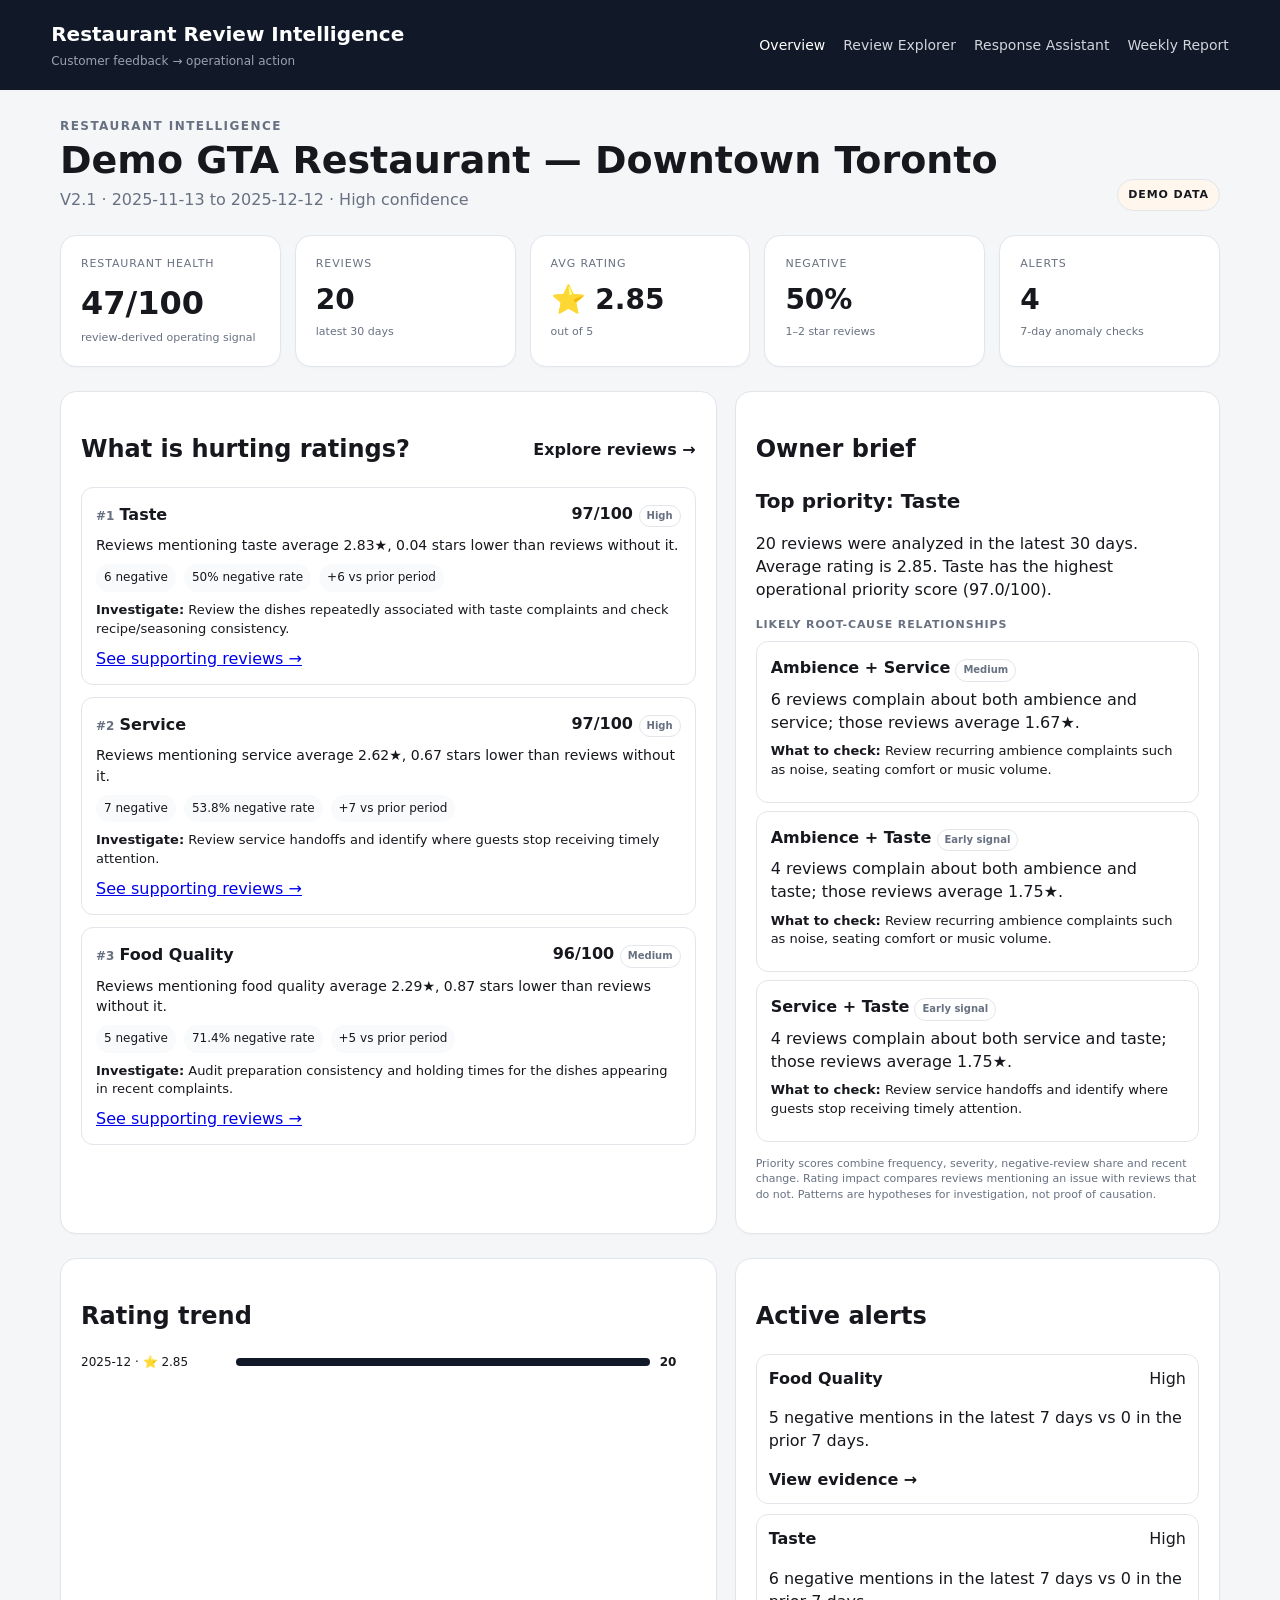
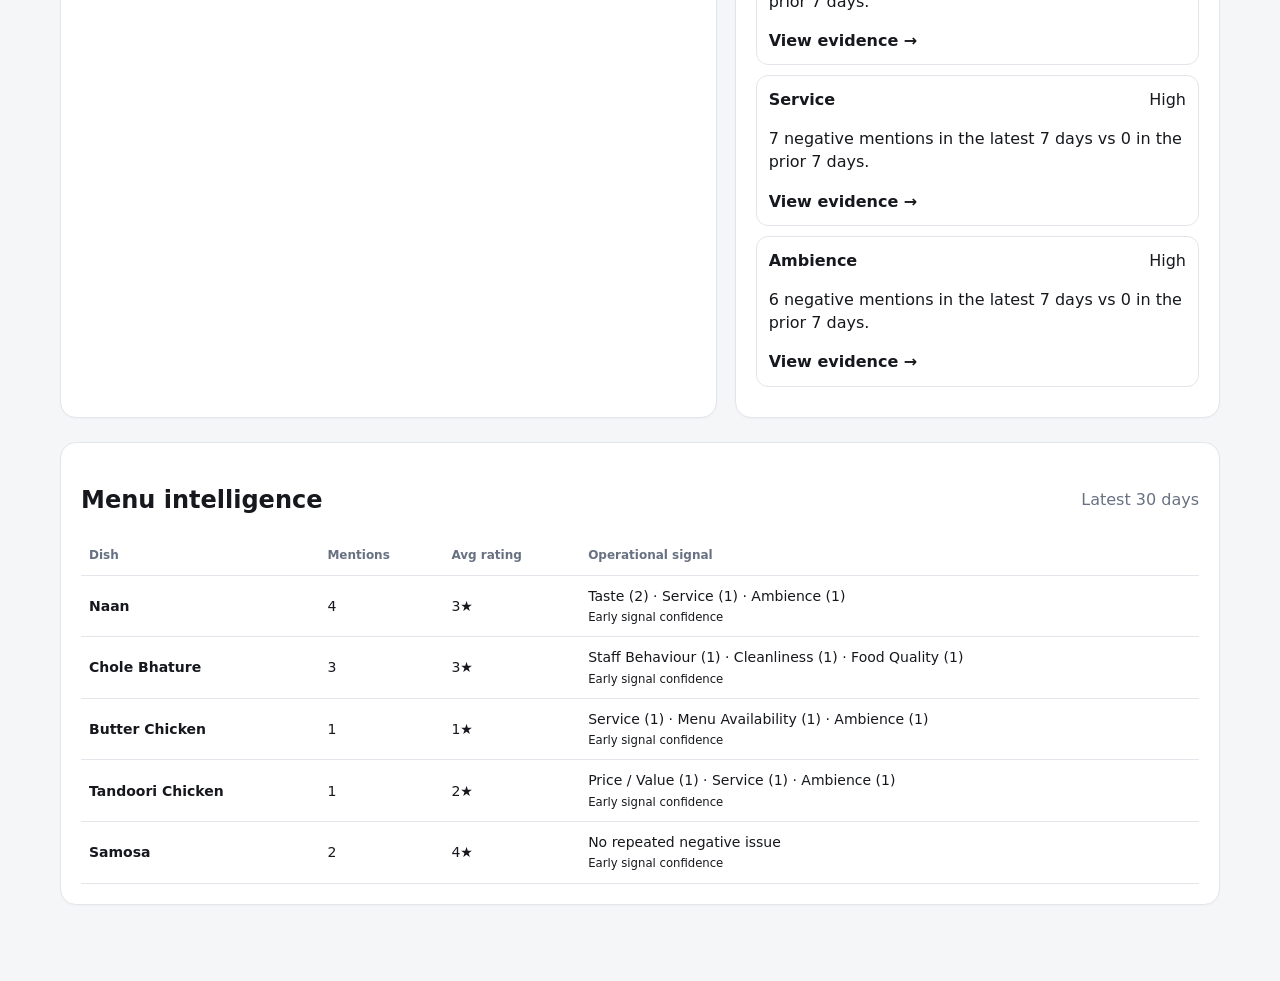
<file: index.html>
<!doctype html>
<html lang="en">
<head>
  <meta charset="utf-8">
  <meta name="viewport" content="width=device-width,initial-scale=1">
  <title>Restaurant Review Intelligence</title>
  <link rel="stylesheet" href="assets/css/app.css?v=1.6">
</head>
<body>
<header>
  <div>
    <h1>Restaurant Review Intelligence</h1>
    <div class="header-sub">Customer feedback → operational action</div>
  </div>
  <nav>
    <a class="active" href="index.html">Overview</a>
    <a href="reviews.html">Review Explorer</a>
    <a href="responses.html">Response Assistant</a>
    <a href="weekly_report.html">Weekly Report</a>
  </nav>
</header>

<main>
  <div class="hero">
    <div>
      <div class="eyebrow">Restaurant intelligence</div>
      <h1 id="biz">Restaurant</h1>
      <div class="sub" id="window"></div>
    </div>
    <div id="modeBadge" class="mode-badge"></div>
  </div>

  <div class="grid section" id="metrics"></div>

  <div class="two section">
    <div class="card">
      <div class="section-title-row">
        <h2>What is hurting ratings?</h2>
        <a href="reviews.html">Explore reviews →</a>
      </div>
      <div id="issues"></div>
    </div>

    <div class="card">
      <h2>Owner brief</h2>
      <div id="brief"></div>
    </div>
  </div>

  <div class="two section">
    <div class="card">
      <h2>Rating trend</h2>
      <div id="trend"></div>
    </div>
    <div class="card">
      <h2>Active alerts</h2>
      <div id="alerts"></div>
    </div>
  </div>

  <div class="section card">
    <div class="section-title-row">
      <h2>Menu intelligence</h2>
      <span class="sub">Latest 30 days</span>
    </div>
    <div id="menu"></div>
  </div>
</main>

<script src="assets/js/app.js?v=1.6"></script>
</body>
</html>
</file>
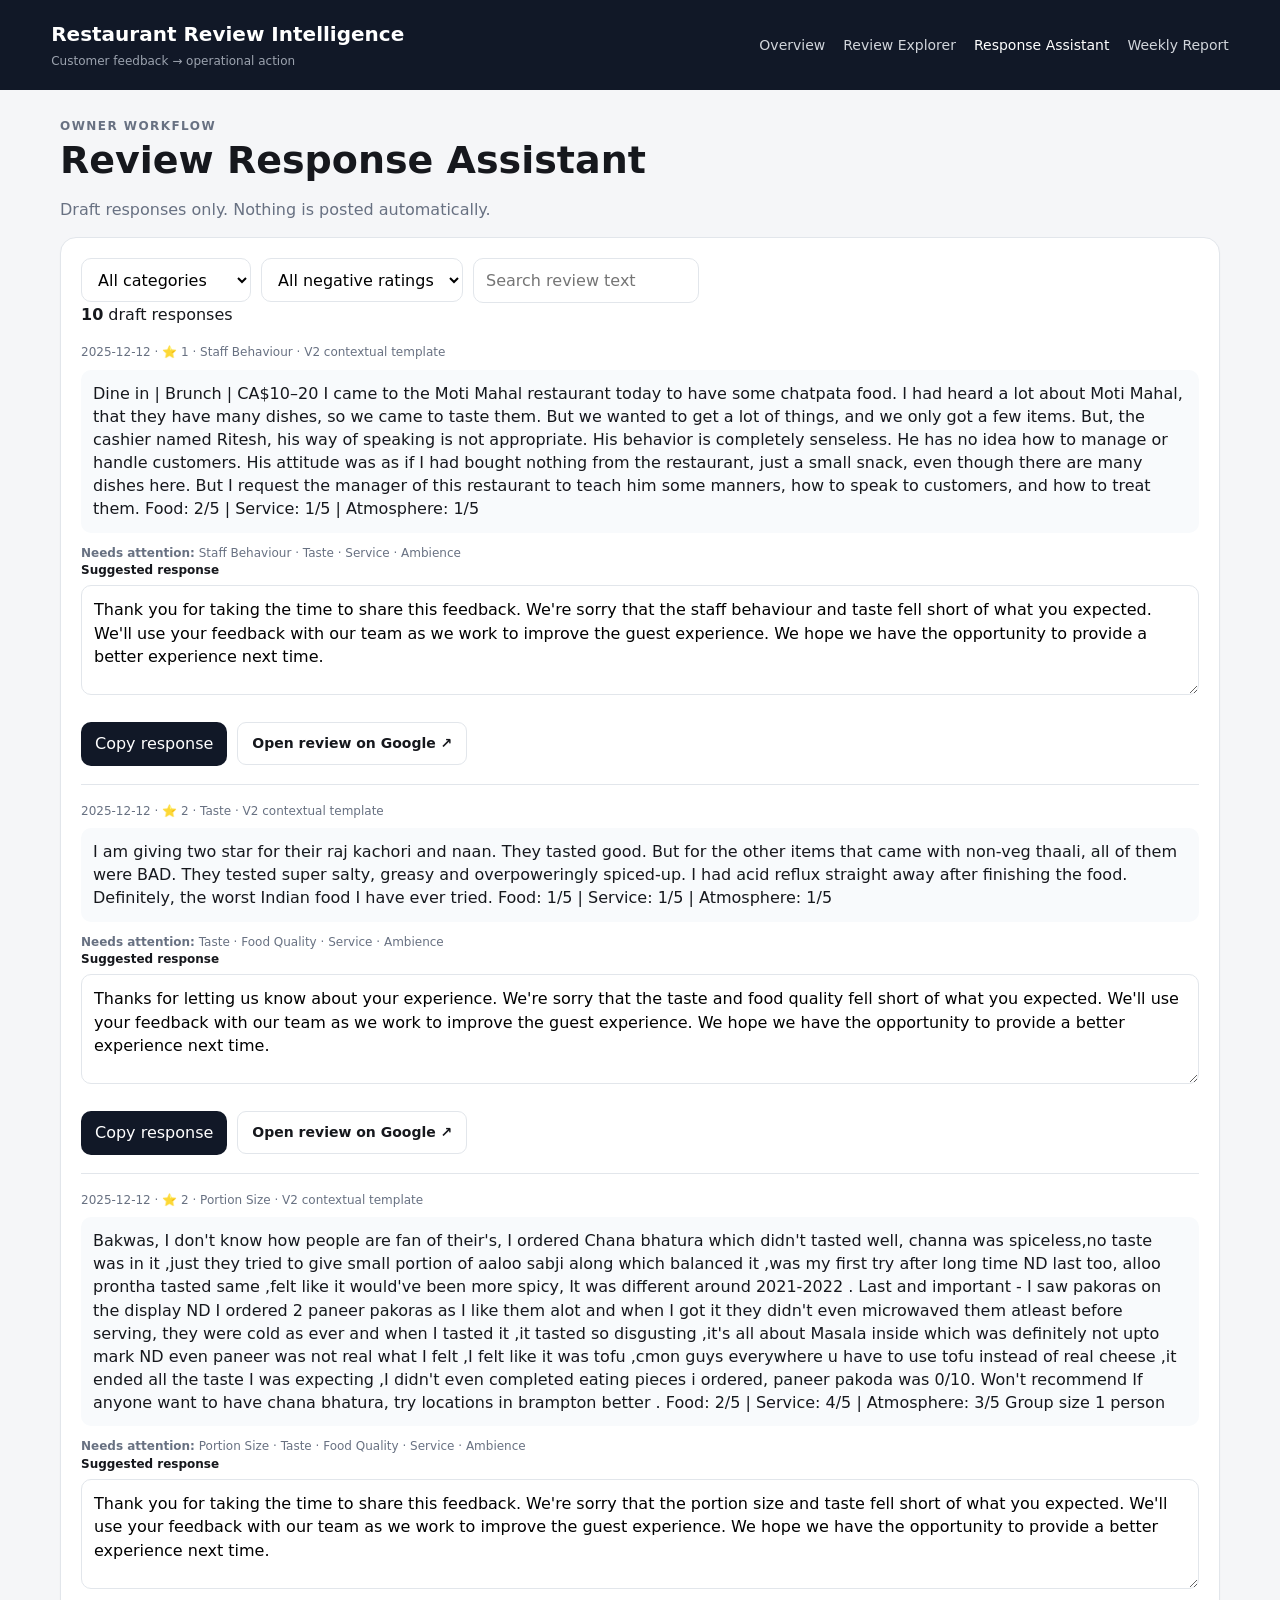
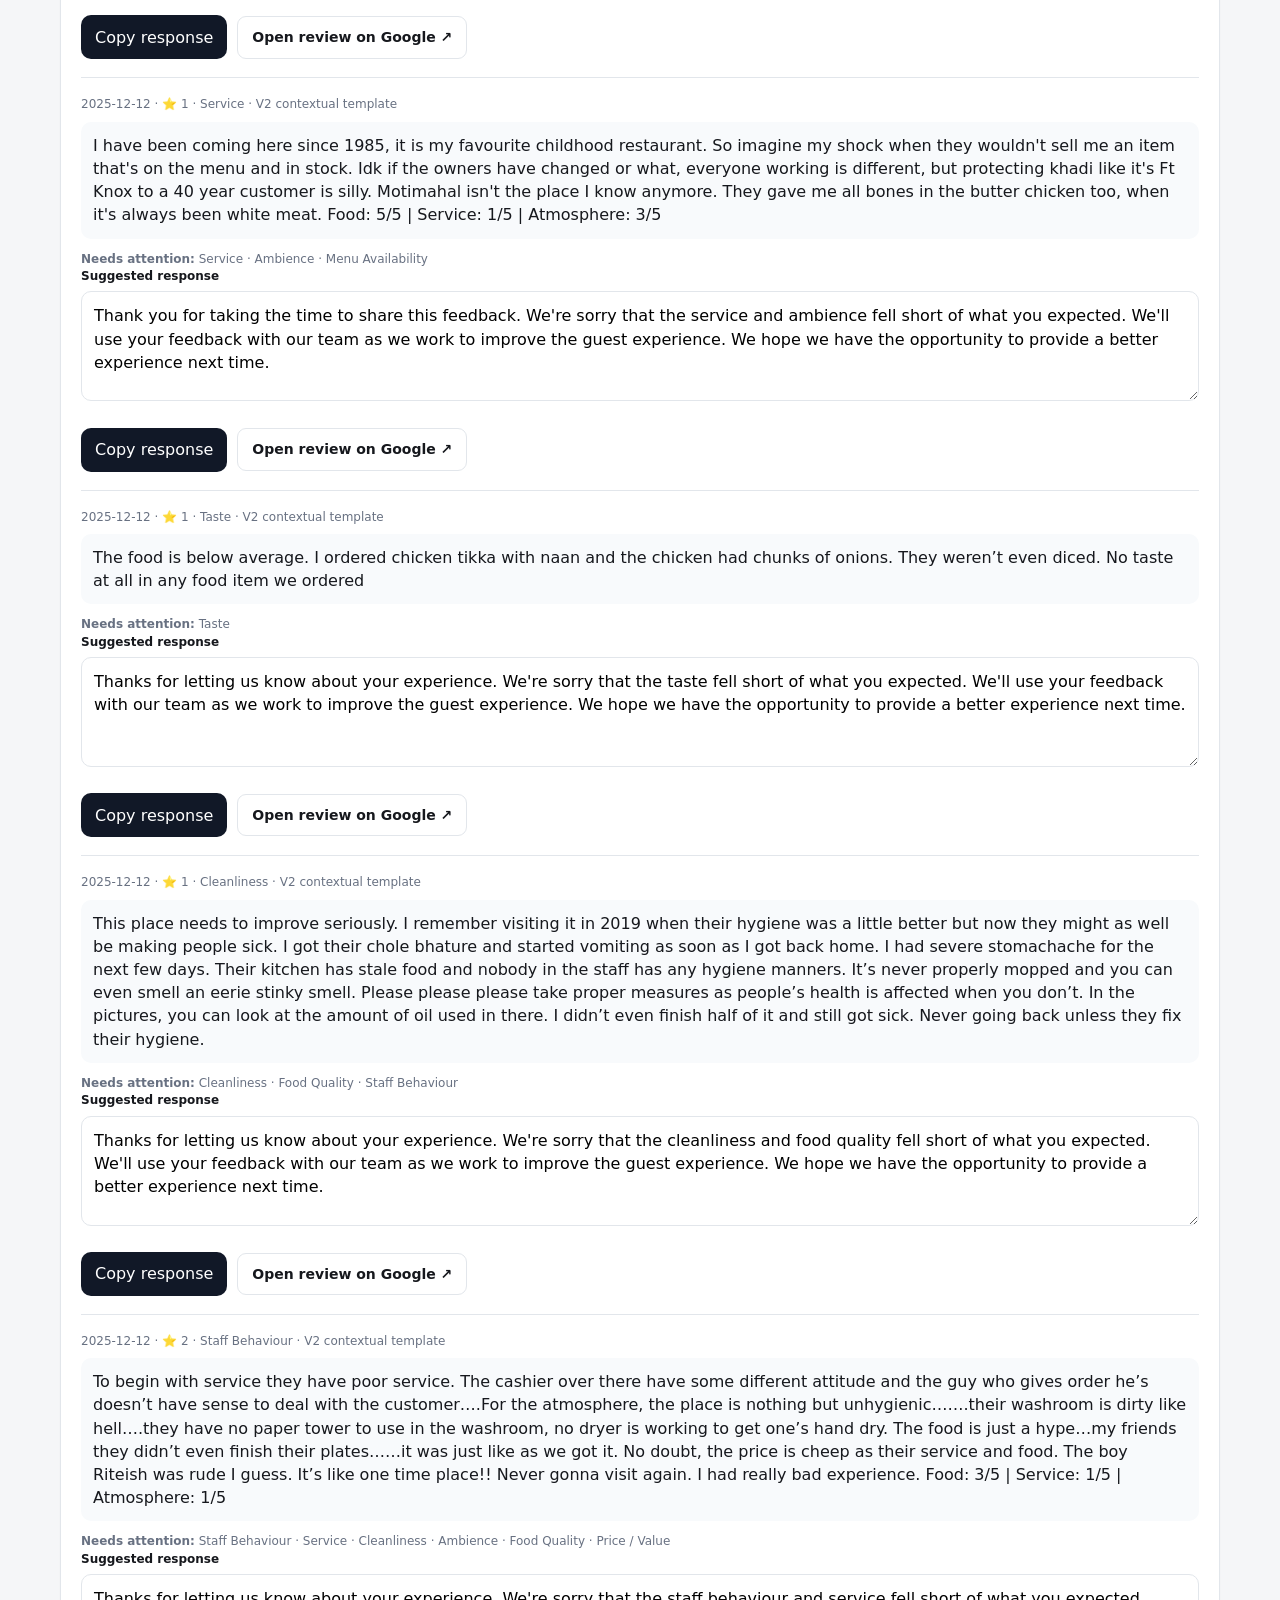
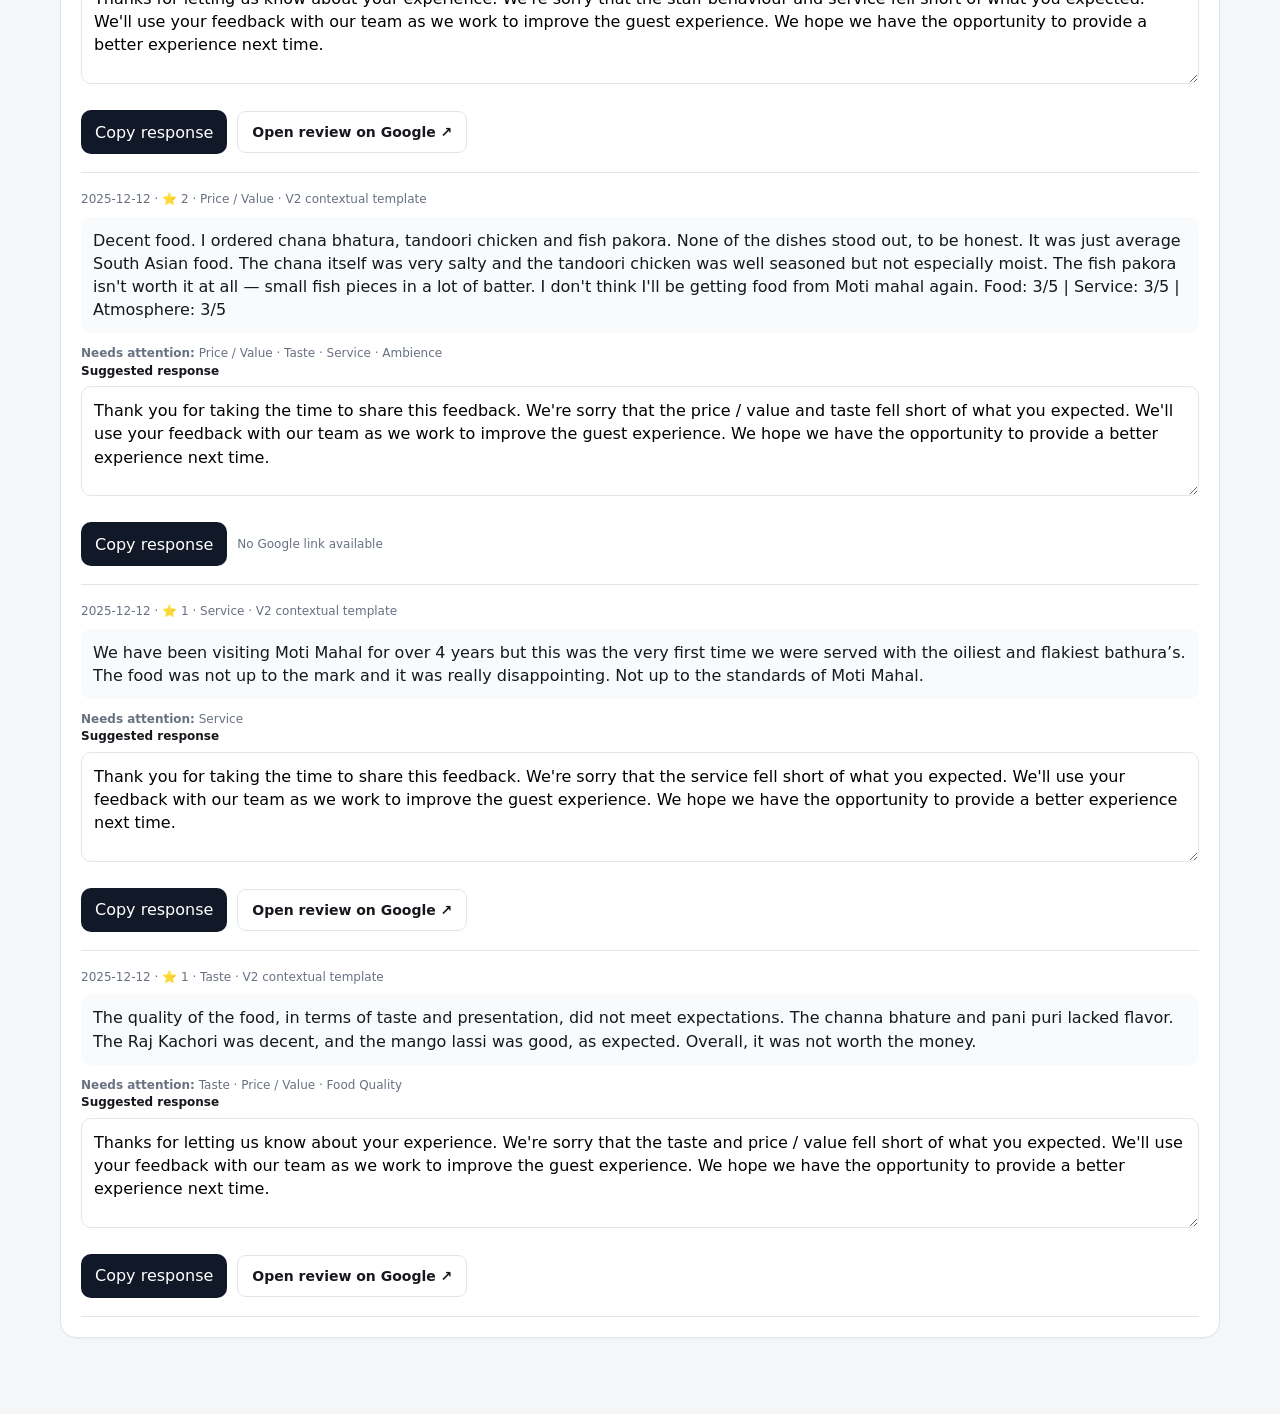
<file: responses.html>
<!doctype html><html><head><meta charset="utf-8"><meta name="viewport" content="width=device-width,initial-scale=1"><title>Response Assistant</title><link rel="stylesheet" href="assets/css/app.css?v=1.5-review-link"></head><body><header><div><h1>Restaurant Review Intelligence</h1><div class="header-sub">Customer feedback → operational action</div></div><nav><a href="index.html">Overview</a><a href="reviews.html">Review Explorer</a><a class="active" href="responses.html">Response Assistant</a><a href="weekly_report.md">Weekly Report</a></nav></header><main><div class="hero"><div><div class="eyebrow">Owner workflow</div><h1>Review Response Assistant</h1><p class="sub">Draft responses only. Nothing is posted automatically.</p></div></div><div class="card"><div class="filters"><select id="category"><option value="">All categories</option></select><select id="rating"><option value="">All negative ratings</option><option value="1">1 star</option><option value="2">2 stars</option></select><input id="q" placeholder="Search review text"></div><div id="count"></div><div id="responses"></div></div></main><script src="assets/js/responses.js?v=1.5-review-link"></script></body></html>
</file>
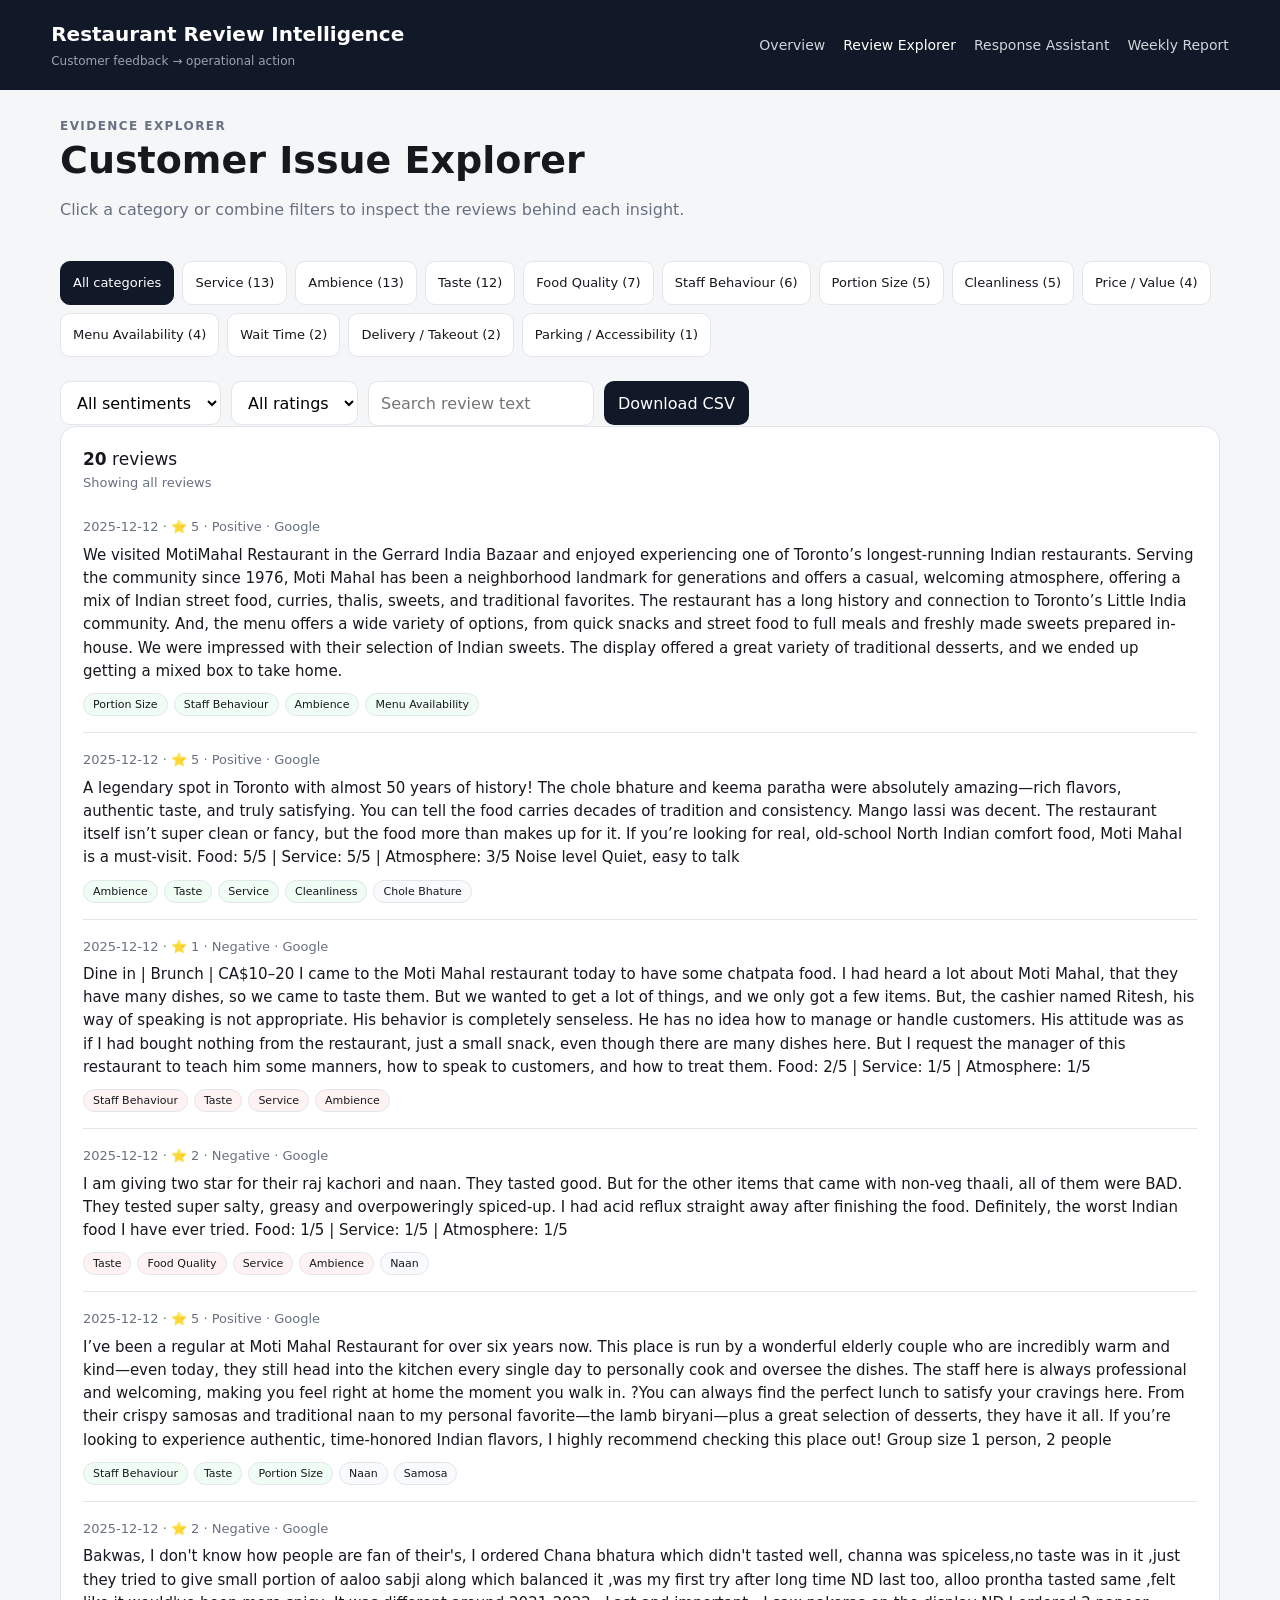
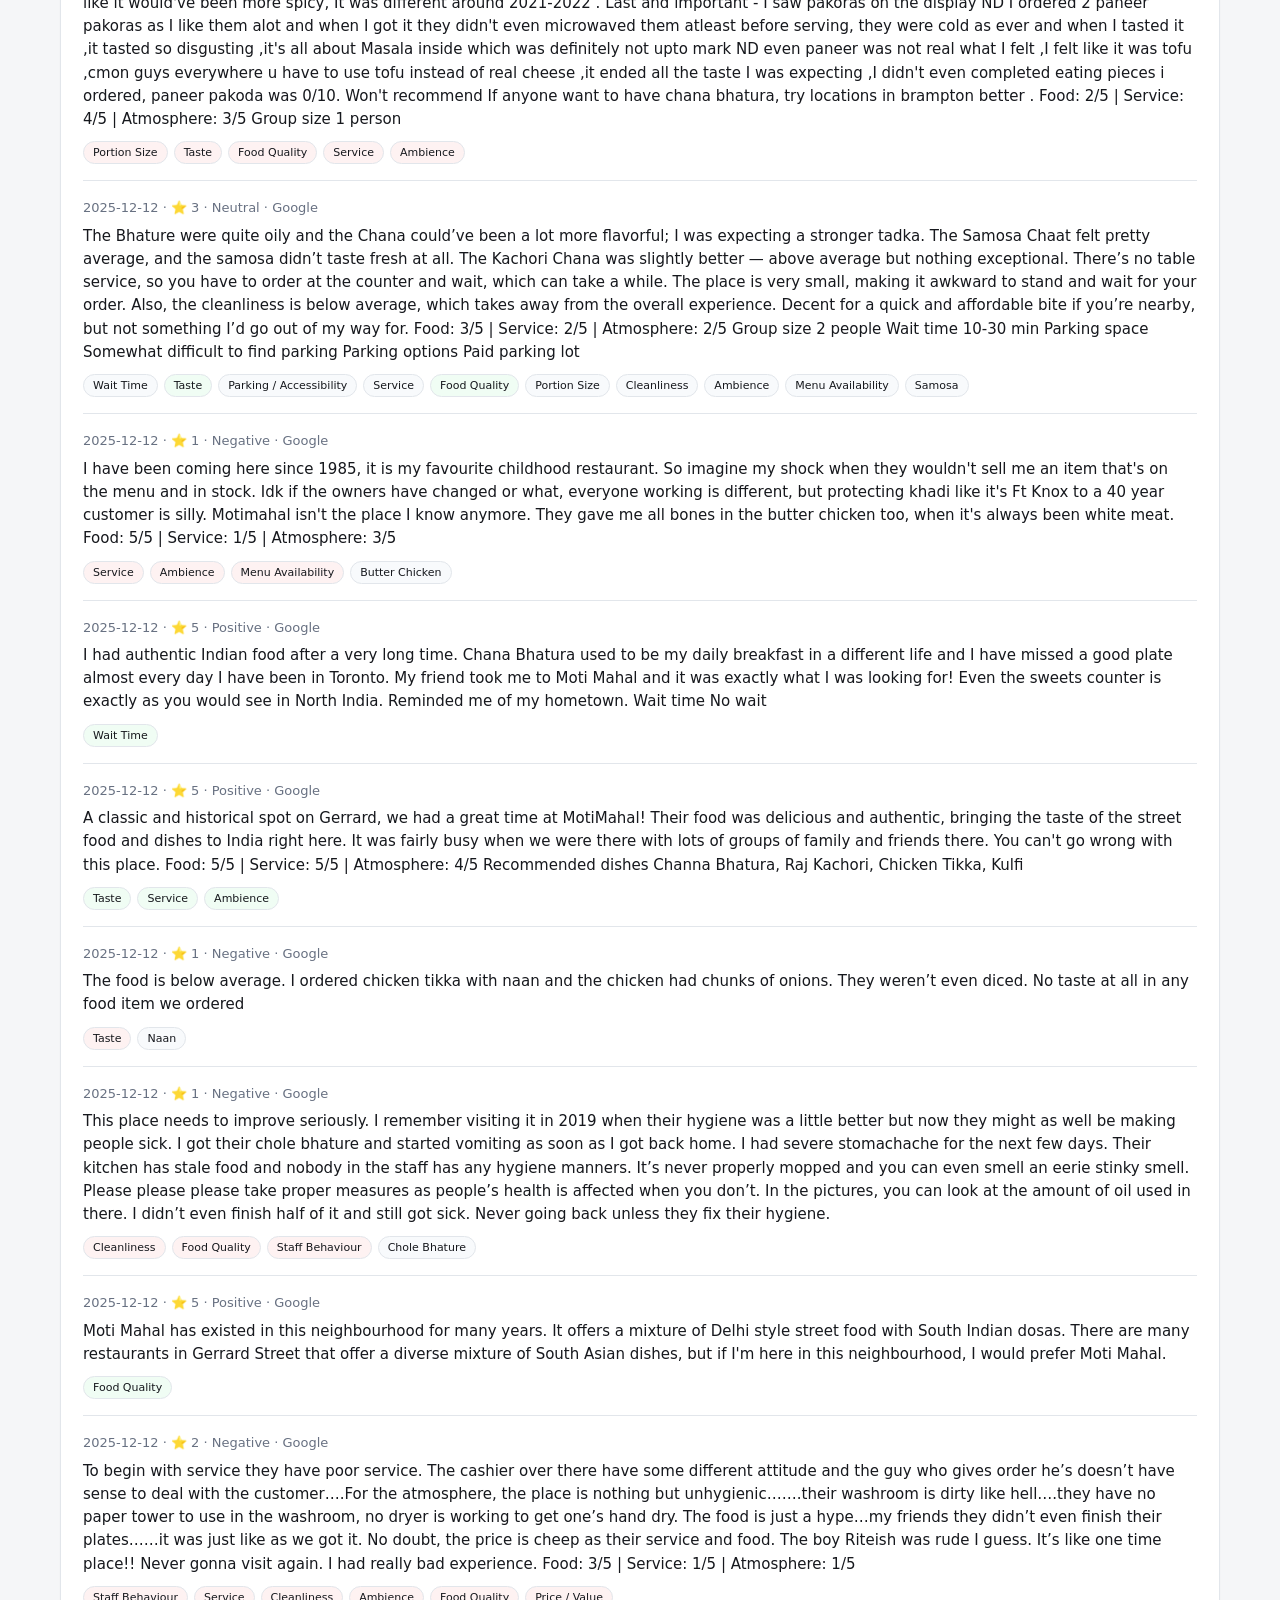
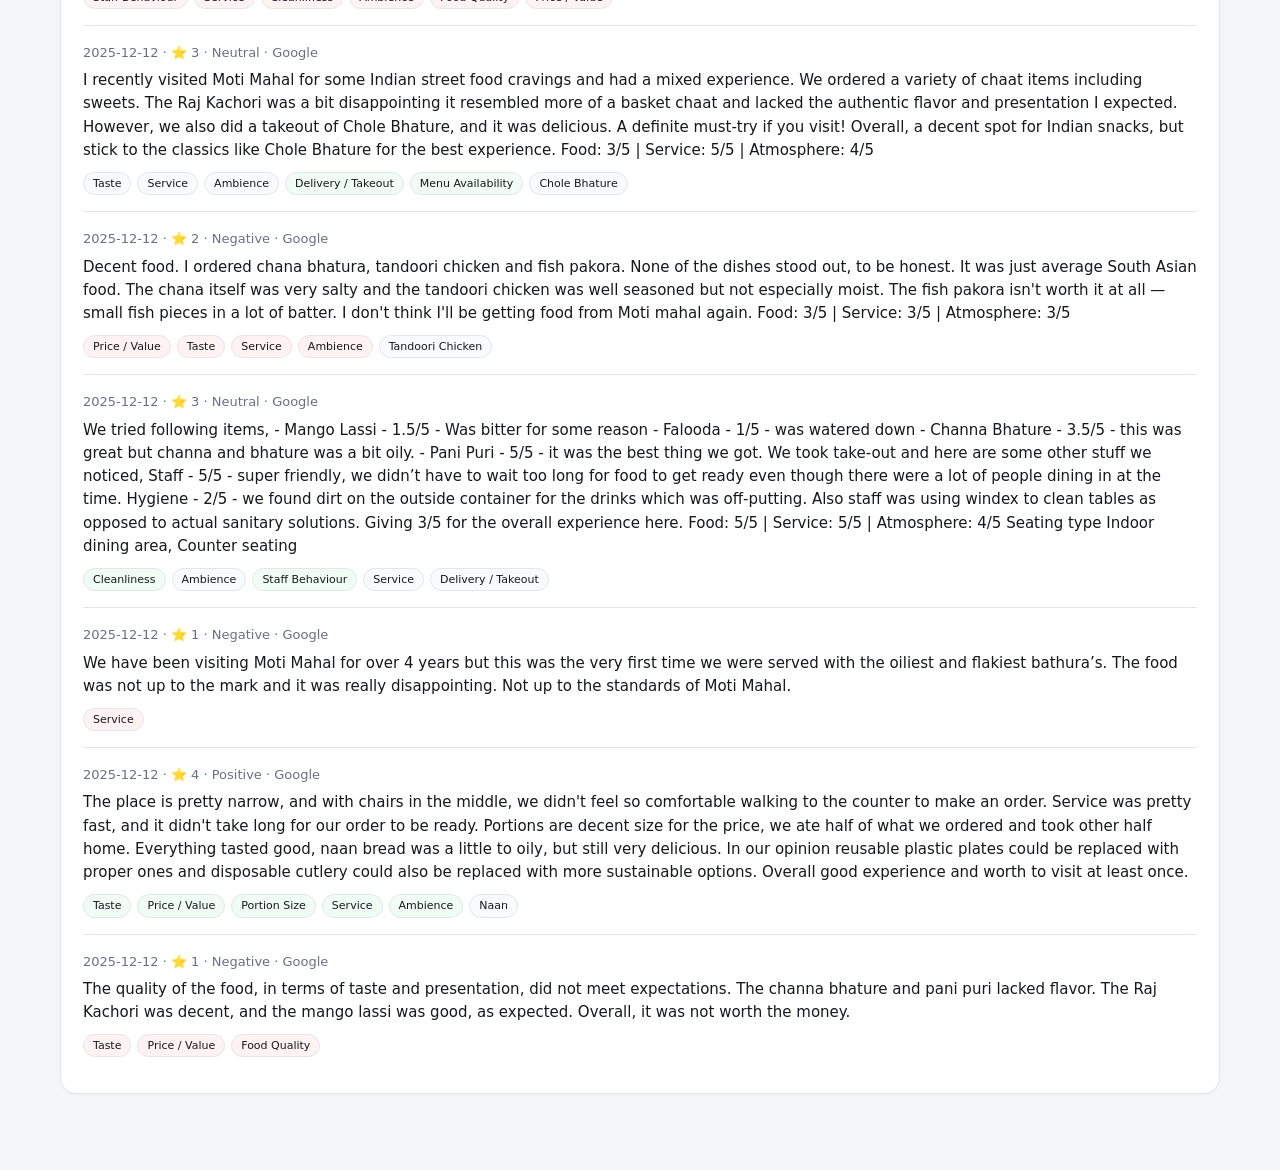
<file: reviews.html>
<!doctype html>
<html lang="en">
<head>
  <meta charset="utf-8">
  <meta name="viewport" content="width=device-width,initial-scale=1">
  <title>Review Explorer · Restaurant Review Intelligence</title>
  <link rel="stylesheet" href="assets/css/app.css?v=1.6">
</head>
<body>
<header>
  <div>
    <h1>Restaurant Review Intelligence</h1>
    <div class="header-sub">Customer feedback → operational action</div>
  </div>
  <nav>
    <a href="index.html">Overview</a>
    <a class="active" href="reviews.html">Review Explorer</a>
    <a href="responses.html">Response Assistant</a>
    <a href="weekly_report.html">Weekly Report</a>
  </nav>
</header>

<main>
  <div class="hero">
    <div>
      <div class="eyebrow">Evidence explorer</div>
      <h1>Customer Issue Explorer</h1>
      <p class="sub">Click a category or combine filters to inspect the reviews behind each insight.</p>
    </div>
  </div>

  <div id="cats" class="catcards section"></div>

  <div class="filters section">
    <select id="sent">
      <option value="">All sentiments</option>
      <option value="Positive">Positive</option>
      <option value="Neutral">Neutral</option>
      <option value="Negative">Negative</option>
    </select>

    <select id="rating">
      <option value="">All ratings</option>
      <option value="1">1 star</option>
      <option value="2">2 stars</option>
      <option value="3">3 stars</option>
      <option value="4">4 stars</option>
      <option value="5">5 stars</option>
    </select>

    <input id="q" type="search" placeholder="Search review text">
    <button id="csv">Download CSV</button>
  </div>

  <section class="card review-results">
    <div id="count" class="review-count"></div>
    <div id="reviews"></div>
  </section>
</main>

<script src="assets/js/reviews.js?v=1.6"></script>
</body>
</html>
</file>
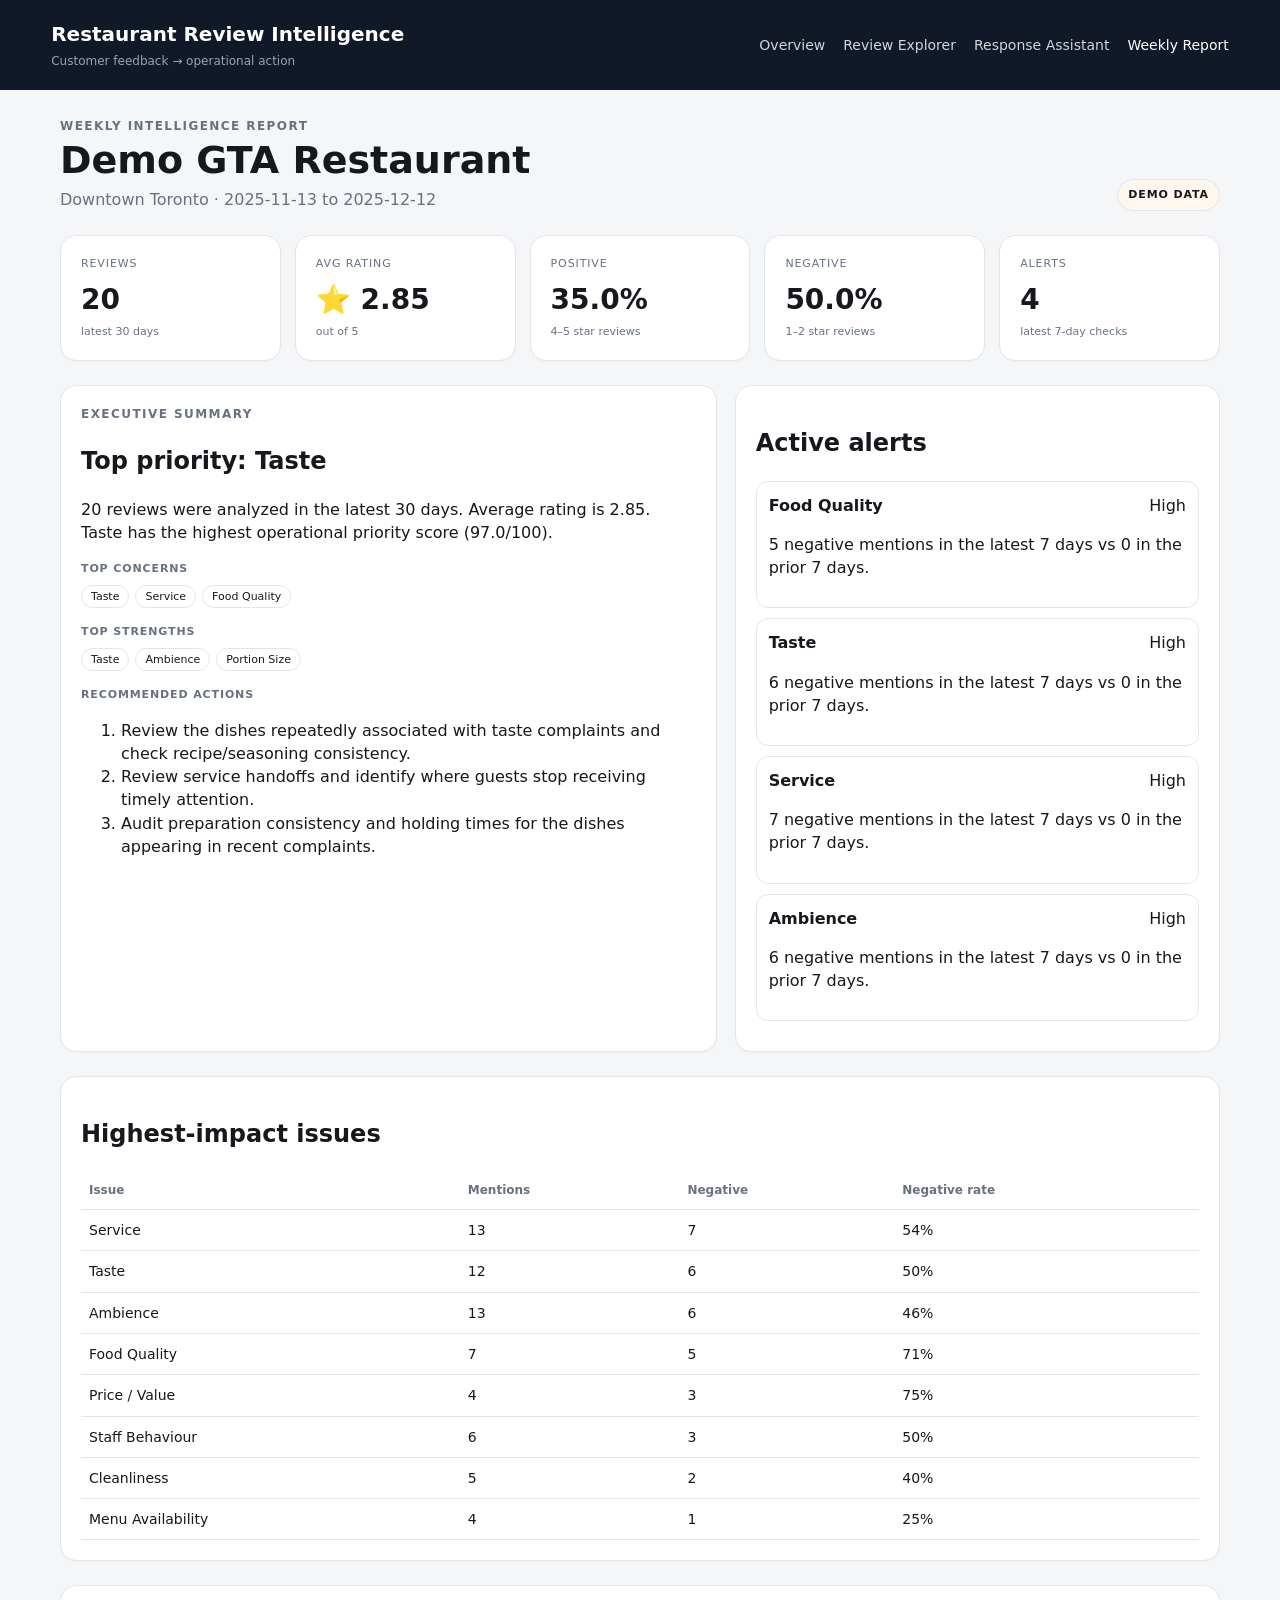
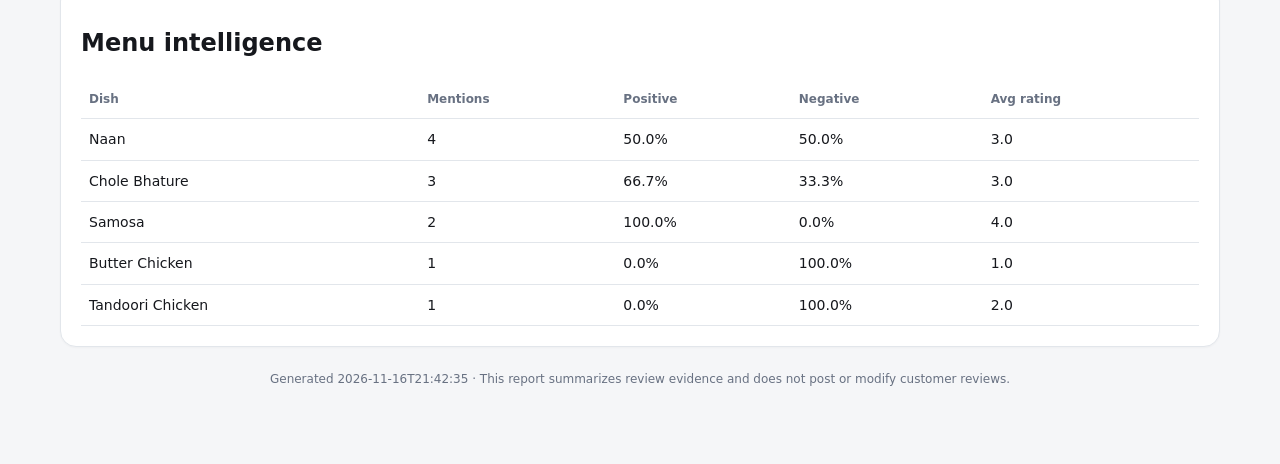
<file: weekly_report.html>
<!doctype html>
<html lang="en">
<head>
  <meta charset="utf-8">
  <meta name="viewport" content="width=device-width,initial-scale=1">
  <title>Weekly Report · Restaurant Review Intelligence</title>
  <link rel="stylesheet" href="assets/css/app.css?v=1.6">
</head>
<body>
<header>
  <div>
    <h1>Restaurant Review Intelligence</h1>
    <div class="header-sub">Customer feedback → operational action</div>
  </div>
  <nav>
    <a href="index.html">Overview</a>
    <a href="reviews.html">Review Explorer</a>
    <a href="responses.html">Response Assistant</a>
    <a class="active" href="weekly_report.html">Weekly Report</a>
  </nav>
</header>

<main>
  <div class="hero">
    <div>
      <div class="eyebrow">Weekly intelligence report</div>
      <h1>Demo GTA Restaurant</h1>
      <div class="sub">Downtown Toronto · 2025-11-13 to 2025-12-12</div>
    </div>
    <div class="mode-badge demo">DEMO DATA</div>
  </div>

  <div class="grid section">
    
      <div class="card metric">
        <div class="k">Reviews</div>
        <div class="v">20</div>
        <div class="metric-note">latest 30 days</div>
      </div>
    
    
      <div class="card metric">
        <div class="k">Avg rating</div>
        <div class="v">⭐ 2.85</div>
        <div class="metric-note">out of 5</div>
      </div>
    
    
      <div class="card metric">
        <div class="k">Positive</div>
        <div class="v">35.0%</div>
        <div class="metric-note">4–5 star reviews</div>
      </div>
    
    
      <div class="card metric">
        <div class="k">Negative</div>
        <div class="v">50.0%</div>
        <div class="metric-note">1–2 star reviews</div>
      </div>
    
    
      <div class="card metric">
        <div class="k">Alerts</div>
        <div class="v">4</div>
        <div class="metric-note">latest 7-day checks</div>
      </div>
    
  </div>

  <div class="two section">
    <section class="card">
      <div class="eyebrow">Executive summary</div>
      <h2>Top priority: Taste</h2>
      <p>20 reviews were analyzed in the latest 30 days. Average rating is 2.85. Taste has the highest operational priority score (97.0/100).</p>

      <div class="brief-label">Top concerns</div>
      <div class="chip-row"><span>Taste</span><span>Service</span><span>Food Quality</span></div>

      <div class="brief-label">Top strengths</div>
      <div class="chip-row"><span>Taste</span><span>Ambience</span><span>Portion Size</span></div>

      <div class="brief-label">Recommended actions</div>
      <ol><li>Review the dishes repeatedly associated with taste complaints and check recipe/seasoning consistency.</li><li>Review service handoffs and identify where guests stop receiving timely attention.</li><li>Audit preparation consistency and holding times for the dishes appearing in recent complaints.</li></ol>
    </section>

    <section class="card">
      <h2>Active alerts</h2>
      
              <div class="alert-box">
                <div class="alert-top">
                  <strong>Food Quality</strong>
                  <span>High</span>
                </div>
                <p>5 negative mentions in the latest 7 days vs
                   0 in the prior 7 days.</p>
              </div>
            
              <div class="alert-box">
                <div class="alert-top">
                  <strong>Taste</strong>
                  <span>High</span>
                </div>
                <p>6 negative mentions in the latest 7 days vs
                   0 in the prior 7 days.</p>
              </div>
            
              <div class="alert-box">
                <div class="alert-top">
                  <strong>Service</strong>
                  <span>High</span>
                </div>
                <p>7 negative mentions in the latest 7 days vs
                   0 in the prior 7 days.</p>
              </div>
            
              <div class="alert-box">
                <div class="alert-top">
                  <strong>Ambience</strong>
                  <span>High</span>
                </div>
                <p>6 negative mentions in the latest 7 days vs
                   0 in the prior 7 days.</p>
              </div>
            
    </section>
  </div>

  <section class="card section">
    <h2>Highest-impact issues</h2>
    <div class="table-wrap">
      <table>
        <thead>
          <tr><th>Issue</th><th>Mentions</th><th>Negative</th><th>Negative rate</th></tr>
        </thead>
        <tbody>
          <tr>
            <td>Service</td>
            <td>13</td>
            <td>7</td>
            <td>54%</td>
          </tr>
        
          <tr>
            <td>Taste</td>
            <td>12</td>
            <td>6</td>
            <td>50%</td>
          </tr>
        
          <tr>
            <td>Ambience</td>
            <td>13</td>
            <td>6</td>
            <td>46%</td>
          </tr>
        
          <tr>
            <td>Food Quality</td>
            <td>7</td>
            <td>5</td>
            <td>71%</td>
          </tr>
        
          <tr>
            <td>Price / Value</td>
            <td>4</td>
            <td>3</td>
            <td>75%</td>
          </tr>
        
          <tr>
            <td>Staff Behaviour</td>
            <td>6</td>
            <td>3</td>
            <td>50%</td>
          </tr>
        
          <tr>
            <td>Cleanliness</td>
            <td>5</td>
            <td>2</td>
            <td>40%</td>
          </tr>
        
          <tr>
            <td>Menu Availability</td>
            <td>4</td>
            <td>1</td>
            <td>25%</td>
          </tr>
        </tbody>
      </table>
    </div>
  </section>

  <section class="card section">
    <h2>Menu intelligence</h2>
    <div class="table-wrap">
      <table>
        <thead>
          <tr><th>Dish</th><th>Mentions</th><th>Positive</th><th>Negative</th><th>Avg rating</th></tr>
        </thead>
        <tbody>
          <tr>
            <td>Naan</td>
            <td>4</td>
            <td>50.0%</td>
            <td>50.0%</td>
            <td>3.0</td>
          </tr>
        
          <tr>
            <td>Chole Bhature</td>
            <td>3</td>
            <td>66.7%</td>
            <td>33.3%</td>
            <td>3.0</td>
          </tr>
        
          <tr>
            <td>Samosa</td>
            <td>2</td>
            <td>100.0%</td>
            <td>0.0%</td>
            <td>4.0</td>
          </tr>
        
          <tr>
            <td>Butter Chicken</td>
            <td>1</td>
            <td>0.0%</td>
            <td>100.0%</td>
            <td>1.0</td>
          </tr>
        
          <tr>
            <td>Tandoori Chicken</td>
            <td>1</td>
            <td>0.0%</td>
            <td>100.0%</td>
            <td>2.0</td>
          </tr>
        </tbody>
      </table>
    </div>
  </section>

  <div class="report-footer">
    Generated 2026-11-16T21:42:35 · This report summarizes review evidence and does not post or modify customer reviews.
  </div>
</main>
</body>
</html>
</file>
<file: assets/css/app.css>
:root{
  --bg:#f5f6f8;
  --card:#ffffff;
  --ink:#16181d;
  --muted:#687182;
  --line:#e2e6eb;
  --accent:#111827;
  --soft:#f8fafc;
}
*{box-sizing:border-box}
body{
  margin:0;
  background:var(--bg);
  color:var(--ink);
  font-family:Inter,system-ui,-apple-system,BlinkMacSystemFont,"Segoe UI",Arial,sans-serif;
  line-height:1.45;
}
header{
  background:#111827;
  color:white;
  padding:20px 4vw;
  display:flex;
  align-items:center;
  justify-content:space-between;
  gap:20px;
  flex-wrap:wrap;
}
header h1{margin:0;font-size:20px}
.header-sub{font-size:12px;color:#9ca3af;margin-top:4px}
nav{display:flex;gap:18px;flex-wrap:wrap}
nav a{color:#d1d5db;text-decoration:none;font-size:14px}
nav a.active,nav a:hover{color:white}
main{max-width:1200px;margin:28px auto;padding:0 20px 48px}
.hero{
  display:flex;
  justify-content:space-between;
  align-items:flex-end;
  gap:20px;
  flex-wrap:wrap;
}
.hero h1{margin:4px 0 6px;font-size:38px;line-height:1.1}
.eyebrow{
  font-size:12px;
  text-transform:uppercase;
  letter-spacing:.12em;
  color:var(--muted);
  font-weight:750;
}
.sub{color:var(--muted)}
.mode-badge{
  border-radius:999px;
  padding:7px 10px;
  font-size:11px;
  font-weight:750;
  letter-spacing:.08em;
  border:1px solid var(--line);
}
.mode-badge.demo{background:#fff7ed}
.mode-badge.live{background:#ecfdf5}
.grid{
  display:grid;
  grid-template-columns:repeat(5,1fr);
  gap:14px;
}
.section{margin-top:24px}
.card{
  background:var(--card);
  border:1px solid var(--line);
  border-radius:16px;
  padding:20px;
  box-shadow:0 1px 2px rgba(0,0,0,.03);
}
.metric .k{
  font-size:11px;
  color:var(--muted);
  text-transform:uppercase;
  letter-spacing:.08em;
}
.metric .v{
  font-size:28px;
  font-weight:780;
  margin-top:8px;
}
.metric-note{font-size:11px;color:var(--muted);margin-top:4px}
.two{
  display:grid;
  grid-template-columns:1.15fr .85fr;
  gap:18px;
}
.section-title-row{
  display:flex;
  justify-content:space-between;
  align-items:center;
  gap:12px;
}
.section-title-row a,.alert-box a,td a{
  color:var(--ink);
  font-weight:650;
  text-decoration:none;
}
.table-wrap{overflow:auto}
table{width:100%;border-collapse:collapse}
th,td{
  text-align:left;
  border-bottom:1px solid var(--line);
  padding:10px 8px;
  font-size:14px;
}
th{color:var(--muted);font-size:12px}
.brief-headline{font-size:20px;font-weight:750;margin-bottom:10px}
.brief-label{
  font-size:11px;
  color:var(--muted);
  text-transform:uppercase;
  letter-spacing:.08em;
  font-weight:750;
  margin:16px 0 8px;
}
.chip-row,.chips{display:flex;gap:6px;flex-wrap:wrap}
.chip-row span,.chips span{
  display:inline-flex;
  align-items:center;
  border:1px solid var(--line);
  border-radius:999px;
  padding:4px 9px;
  font-size:11px;
  line-height:1.2;
  white-space:nowrap;
  background:#fff;
}
.chips span.positive{background:#f0fdf4}
.chips span.negative{background:#fef2f2}
.chips span.neutral{background:#f8fafc}
.chips .menu-chip{background:#f8fafc}
.alert-box{
  border:1px solid var(--line);
  border-radius:12px;
  padding:12px;
  margin-bottom:10px;
}
.alert-top{
  display:flex;
  justify-content:space-between;
  gap:12px;
}
.mini-bar-row{
  display:grid;
  grid-template-columns:145px 1fr 36px;
  gap:10px;
  align-items:center;
  margin:10px 0;
  font-size:12px;
}
.mini-bar{
  height:8px;
  background:#eef0f3;
  border-radius:999px;
  overflow:hidden;
}
.mini-bar div{height:100%;background:#111827}

/* Review Explorer layout fixes */
.catcards{
  display:flex;
  gap:8px;
  flex-wrap:wrap;
  align-items:center;
}
.cat{
  cursor:pointer;
  background:white;
  color:var(--ink);
  border:1px solid var(--line);
  border-radius:10px;
  padding:9px 12px;
  font-size:13px;
  line-height:1.2;
}
.cat.active{
  background:#111827;
  color:white;
  border-color:#111827;
}
.filters{
  display:flex;
  gap:10px;
  flex-wrap:wrap;
  align-items:center;
}
.filters select,.filters input{
  min-height:44px;
  padding:10px 12px;
  border:1px solid var(--line);
  border-radius:10px;
  background:white;
  font:inherit;
}
.filters input{min-width:220px}
button{
  min-height:44px;
  padding:10px 14px;
  border:0;
  border-radius:10px;
  background:#111827;
  color:#fff;
  cursor:pointer;
  font:inherit;
}
.review-results{padding:20px 22px}
.review-count{
  margin-bottom:8px;
  font-size:17px;
}
.review-count-sub{
  color:var(--muted);
  font-size:13px;
  margin-top:2px;
}
.review{
  display:block;
  padding:18px 0 16px;
  border-bottom:1px solid var(--line);
}
.review:last-child{border-bottom:0}
.review .meta{
  color:var(--muted);
  font-size:13px;
  line-height:1.4;
  margin-bottom:7px;
}
.review p{
  margin:0 0 10px;
  font-size:15px;
  line-height:1.55;
}
.review .chips{
  margin-top:0;
  margin-bottom:0;
  position:static;
  transform:none;
}
.meta{color:var(--muted);font-size:12px}
.response-card{
  padding:18px 0;
  border-bottom:1px solid var(--line);
}
.review-quote{
  background:var(--soft);
  border-radius:10px;
  padding:12px;
  margin:8px 0 12px;
}
.response-card label{
  display:block;
  font-size:12px;
  font-weight:700;
  margin-bottom:6px;
}
.response-card textarea{
  width:100%;
  min-height:110px;
  resize:vertical;
  border:1px solid var(--line);
  border-radius:10px;
  padding:12px;
  margin-bottom:8px;
  font:inherit;
}
.report-footer{
  color:var(--muted);
  font-size:12px;
  margin-top:24px;
  text-align:center;
}
@media(max-width:900px){
  .grid{grid-template-columns:repeat(2,1fr)}
  .two{grid-template-columns:1fr}
  .hero h1{font-size:32px}
}
@media(max-width:560px){
  .grid{grid-template-columns:1fr}
  .mini-bar-row{grid-template-columns:110px 1fr 30px}
  .filters select,.filters input,.filters button{width:100%}
  .filters input{min-width:0}
  .hero h1{font-size:28px}
}
/* V2 APPEND-ONLY styles. Paste at the END of your existing assets/css/app.css */
.response-actions{display:flex;align-items:center;gap:10px;flex-wrap:wrap;margin-top:12px}
.review-link-btn{display:inline-flex;align-items:center;justify-content:center;min-height:40px;padding:10px 14px;border:1px solid var(--line);border-radius:9px;background:#fff;color:var(--ink);text-decoration:none;font-size:14px;font-weight:650}
.review-link-btn:hover{background:var(--soft)}
.no-review-link{color:var(--muted);font-size:12px}
#issues small,.sub{color:var(--muted)}
#brief li{margin-bottom:10px;line-height:1.45}

/* V2.1 Operational Intelligence â€” append to existing app.css only */
.health-card .v{font-size:32px}
.v21-stack{display:grid;gap:12px}
.priority-card,.insight-box{border:1px solid var(--line);border-radius:12px;padding:14px;background:#fff}
.priority-top{display:flex;justify-content:space-between;gap:12px;align-items:center;margin-bottom:8px}
.rank{font-size:12px;color:var(--muted);font-weight:700}
.priority-evidence{font-size:14px;margin:7px 0}
.priority-stats{display:flex;gap:8px;flex-wrap:wrap;margin:9px 0}
.priority-stats span{background:var(--soft);border-radius:999px;padding:5px 8px;font-size:12px}
.action{font-size:13px;margin:8px 0;line-height:1.45}
.confidence{display:inline-block;border:1px solid var(--line);border-radius:999px;padding:3px 7px;font-size:10px;font-weight:700;color:var(--muted)}
.brief-label{font-weight:800;margin:16px 0 8px}
.insight-box{margin:8px 0}
.insight-box p{margin:6px 0}
.method-note{font-size:11px;color:var(--muted);margin-top:14px;line-height:1.4}
@media(max-width:700px){.priority-top{align-items:flex-start;flex-direction:column}}
</file>
